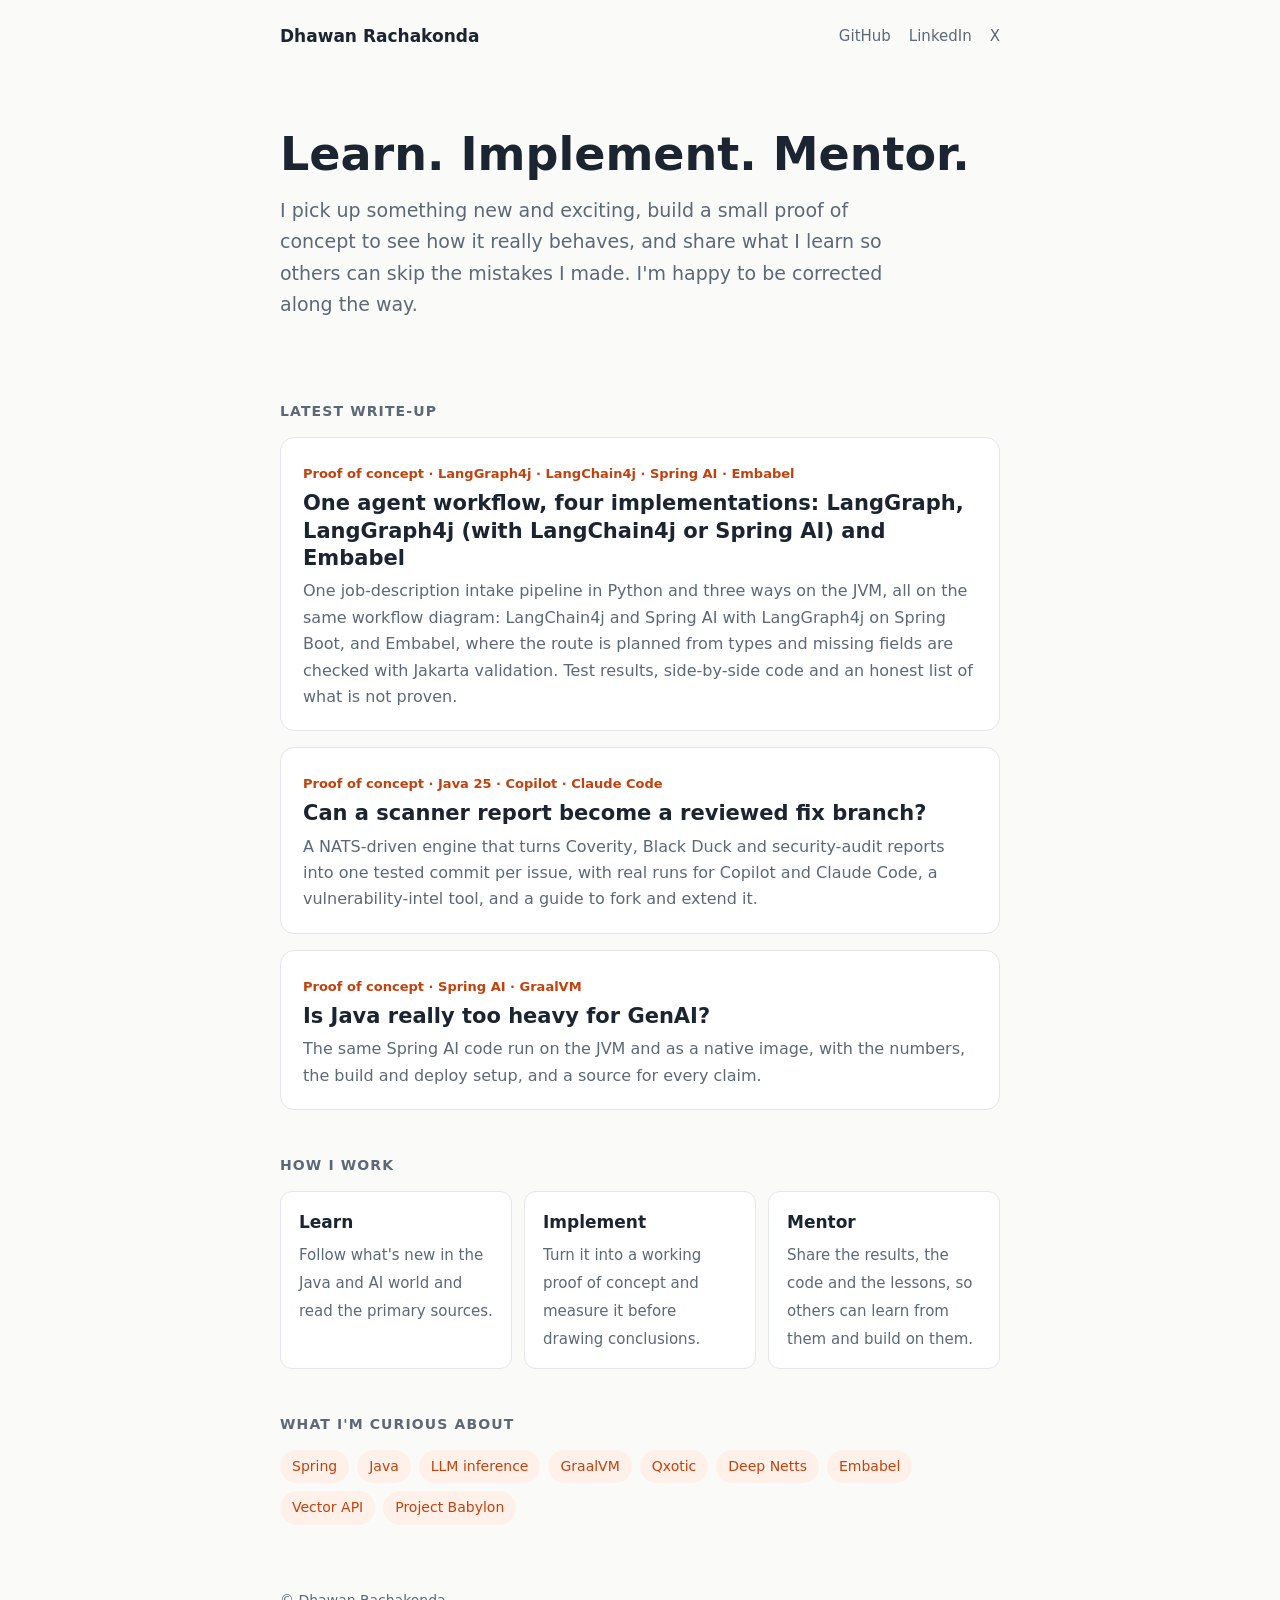
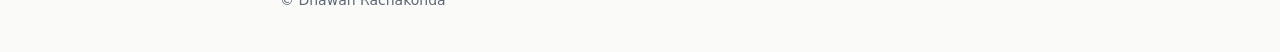
<file: index.html>
<!doctype html>
<html lang="en">
<head>
  <meta charset="utf-8">
  <meta name="viewport" content="width=device-width, initial-scale=1">
  <title>Dhawan Rachakonda: Learn, Implement, Mentor</title>
  <meta name="description" content="Learning new things in Java and AI, building proofs of concept, and sharing what I learn.">
  <meta property="og:type" content="website">
  <meta property="og:site_name" content="Dhawan Rachakonda">
  <meta property="og:title" content="Dhawan Rachakonda: Learn, Implement, Mentor">
  <meta property="og:description" content="Learning new things in Java and AI, building proofs of concept, and sharing what I learn.">
  <meta property="og:url" content="https://dhawanrachakonda.github.io/">
  <meta name="twitter:card" content="summary">
  <link rel="stylesheet" href="style.css?v=3">
</head>
<body>
  <div class="wrap">
    <nav>
      <a class="brand" href="./">Dhawan Rachakonda</a>
      <div class="links">
        <a href="https://github.com/DhawanRachakonda">GitHub</a>
        <a href="https://www.linkedin.com/in/dhawan-rachakonda-b515a81b3">LinkedIn</a>
        <a href="https://x.com/the1rachakonda">X</a>
      </div>
    </nav>

    <header class="hero">
      <h1>Learn. Implement. Mentor.</h1>
      <p>I pick up something new and exciting, build a small proof of concept to see how it really behaves, and share what I learn so others can skip the mistakes I made. I'm happy to be corrected along the way.</p>
    </header>

    <h2>Latest write-up</h2>
    <a class="card" href="post.html?p=job-intake-agent-three-frameworks">
      <span class="tag">Proof of concept · LangGraph4j · LangChain4j · Spring AI · Embabel</span>
      <h3>One agent workflow, four implementations: LangGraph, LangGraph4j (with LangChain4j or Spring AI) and Embabel</h3>
      <p>One job-description intake pipeline in Python and three ways on the JVM, all on the same workflow diagram: LangChain4j and Spring AI with LangGraph4j on Spring Boot, and Embabel, where the route is planned from types and missing fields are checked with Jakarta validation. Test results, side-by-side code and an honest list of what is not proven.</p>
    </a>

    <a class="card" href="post.html?p=scanner-report-to-fix-branch">
      <span class="tag">Proof of concept · Java 25 · Copilot · Claude Code</span>
      <h3>Can a scanner report become a reviewed fix branch?</h3>
      <p>A NATS-driven engine that turns Coverity, Black Duck and security-audit reports into one tested commit per issue, with real runs for Copilot and Claude Code, a vulnerability-intel tool, and a guide to fork and extend it.</p>
    </a>

    <a class="card" href="post.html?p=java-genai-proof">
      <span class="tag">Proof of concept · Spring AI · GraalVM</span>
      <h3>Is Java really too heavy for GenAI?</h3>
      <p>The same Spring AI code run on the JVM and as a native image, with the numbers, the build and deploy setup, and a source for every claim.</p>
    </a>

    <h2>How I work</h2>
    <div class="grid">
      <div><strong>Learn</strong><span>Follow what's new in the Java and AI world and read the primary sources.</span></div>
      <div><strong>Implement</strong><span>Turn it into a working proof of concept and measure it before drawing conclusions.</span></div>
      <div><strong>Mentor</strong><span>Share the results, the code and the lessons, so others can learn from them and build on them.</span></div>
    </div>

    <h2>What I'm curious about</h2>
    <div class="chips">
      <span>Spring</span><span>Java</span><span>LLM inference</span><span>GraalVM</span>
      <span><a href="https://qxotic.ai/" style="color:inherit;text-decoration:none">Qxotic</a></span>
      <span><a href="https://www.deepnetts.com/" style="color:inherit;text-decoration:none">Deep Netts</a></span>
      <span>Embabel</span><span>Vector API</span><span>Project Babylon</span>
    </div>

    <footer>© Dhawan Rachakonda</footer>
  </div>
</body>
</html>
</file>
<file: style.css>
:root {
  --bg: #fafaf8;
  --surface: #ffffff;
  --text: #1b2430;
  --muted: #5d6877;
  --border: #e3e6ea;
  --accent: #c2410c;
  --accent-soft: #fff1ea;
}
@media (prefers-color-scheme: dark) {
  :root {
    --bg: #111418;
    --surface: #1a1f26;
    --text: #e8ecf1;
    --muted: #98a3b2;
    --border: #2a313b;
    --accent: #fb923c;
    --accent-soft: #2a1d14;
  }
}
* { box-sizing: border-box; }
body {
  margin: 0;
  background: var(--bg);
  color: var(--text);
  font: 17px/1.65 system-ui, -apple-system, 'Segoe UI', Roboto, sans-serif;
}
a { color: var(--accent); }
.wrap { max-width: 760px; margin: 0 auto; padding: 0 20px; }
nav { display: flex; justify-content: space-between; align-items: center; padding: 22px 0; }
nav .brand { font-weight: 700; text-decoration: none; color: var(--text); }
nav .links { display: flex; gap: 18px; }
nav .links a { color: var(--muted); text-decoration: none; font-size: 15px; }
nav .links a:hover { color: var(--accent); }

.hero { padding: 56px 0 36px; }
.hero h1 { font-size: clamp(32px, 6vw, 46px); line-height: 1.15; margin: 0 0 14px; }
.hero p { font-size: 19px; color: var(--muted); margin: 0; max-width: 620px; }

h2 { font-size: 14px; letter-spacing: 0.08em; text-transform: uppercase; color: var(--muted); margin: 44px 0 14px; }

.card {
  display: block;
  padding: 20px 22px;
  background: var(--surface);
  border: 1px solid var(--border);
  border-radius: 14px;
  text-decoration: none;
  color: var(--text);
}
.card + .card { margin-top: 16px; }
.card:hover { border-color: var(--accent); }
.card .tag { font-size: 13px; color: var(--accent); font-weight: 600; }
.card h3 { margin: 4px 0 6px; font-size: 21px; line-height: 1.3; }
.card p { margin: 0; color: var(--muted); font-size: 16px; }

.grid { display: grid; grid-template-columns: repeat(auto-fit, minmax(220px, 1fr)); gap: 12px; }
.grid > div { padding: 16px 18px; background: var(--surface); border: 1px solid var(--border); border-radius: 12px; }
.grid strong { display: block; margin-bottom: 4px; }
.grid span { color: var(--muted); font-size: 15px; }

.chips { display: flex; flex-wrap: wrap; gap: 8px; }
.chips span { padding: 5px 12px; background: var(--accent-soft); color: var(--accent); border-radius: 999px; font-size: 14px; font-weight: 500; }

footer { margin: 64px 0 40px; color: var(--muted); font-size: 14px; }

/* Article */
article { padding: 12px 0 0; }
article h1 { font-size: clamp(28px, 5vw, 38px); line-height: 1.2; margin: 8px 0 16px; }
article h2 { font-size: 24px; letter-spacing: 0; text-transform: none; color: var(--text); margin: 40px 0 12px; }
article table { border-collapse: collapse; width: 100%; font-size: 15px; display: block; overflow-x: auto; }
article th, article td { padding: 8px 12px; border: 1px solid var(--border); text-align: left; }
article th { background: var(--surface); }
article code { background: var(--surface); border: 1px solid var(--border); padding: 1px 5px; border-radius: 4px; font-size: 0.9em; }
article img, article video { max-width: 100%; border-radius: 10px; border: 1px solid var(--border); }
article pre { max-width: 100%; overflow-x: auto; margin: 16px 0; padding: 14px 16px; background: var(--surface); border: 1px solid var(--border); border-radius: 10px; font-size: 14px; line-height: 1.45; }
article pre code { background: none; border: 0; padding: 0; font-size: inherit; }
article li { margin: 4px 0; }
article a { overflow-wrap: anywhere; }
.back { display: inline-block; margin-top: 8px; color: var(--muted); text-decoration: none; font-size: 15px; }
</file>
